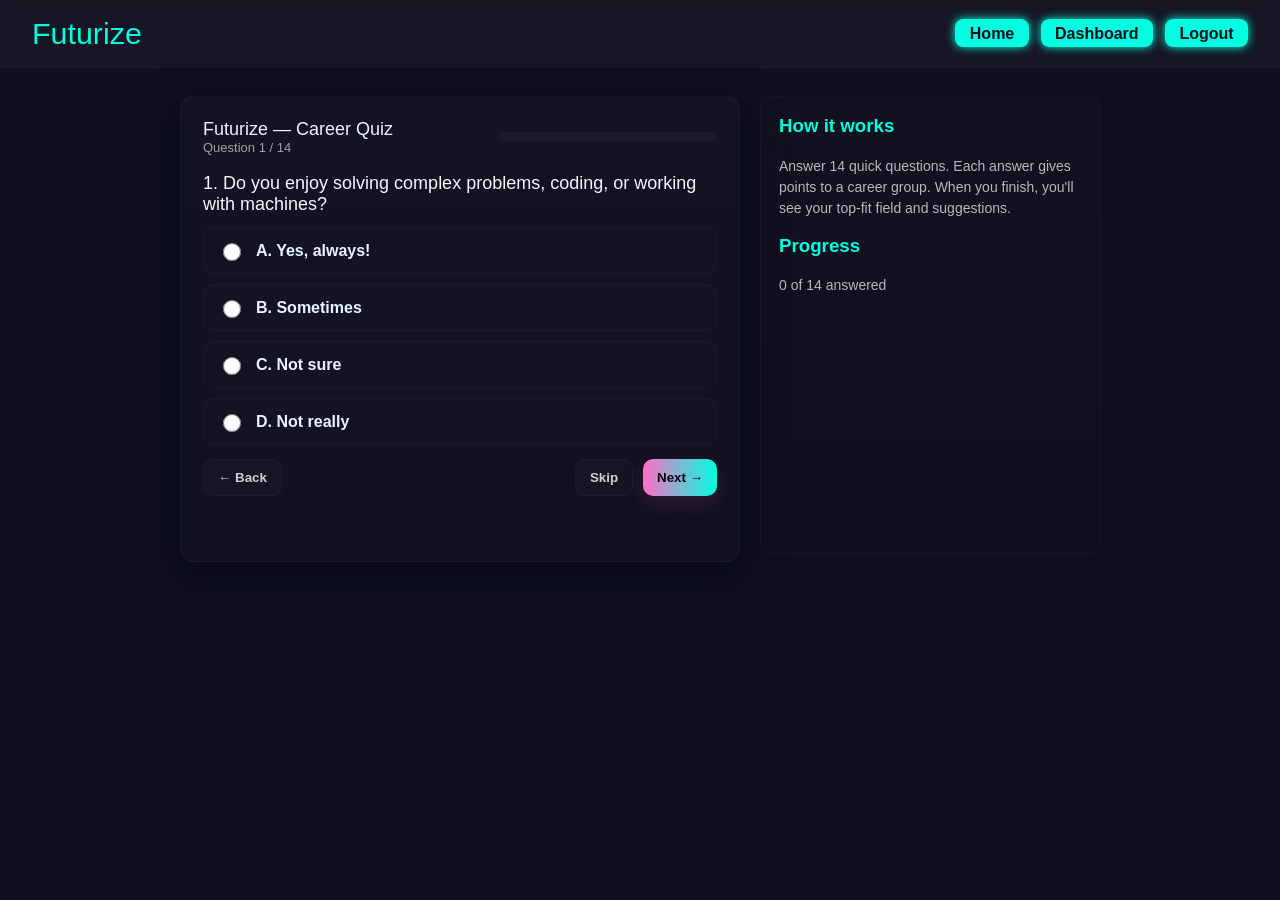
<file: quiz.html>
<!DOCTYPE html>
<html lang="en">
<head>
  <meta charset="utf-8" />
  <meta name="viewport" content="width=device-width,initial-scale=1" />
  <title>Futurize — Career Quiz</title>
  <style>
    :root{
      --bg: #0F0F1D;
      --text: #E0E0E0;
      --neon: #00FFE0;
      --pink: #FF6EC7;
      --card-bg: #ffffff;
      --card-text: #000;
      --glass-shadow: rgba(0,255,224,0.18);
      --radius: 12px;
      --maxw: 920px;
    }

    
    html,body{
      height:100%;
      margin:0;
      padding:0;
      font-family: 'Segoe UI', sans-serif;
      background: var(--bg);
      color: var(--text);
      -webkit-font-smoothing:antialiased;
      -moz-osx-font-smoothing:grayscale;
      overflow:auto; /* allow scrolling if needed */
    }

    
    .bg-iframe{
      position:fixed;
      inset:0;
      width:100%;
      height:100%;
      z-index:-1;
      border:0;
      filter: blur(6px) brightness(0.7);
    }

    
    .navbar {
      display:flex;
      justify-content:space-between;
      align-items:center;
      gap:16px;
      padding:1rem 2rem;
      background: rgba(255,255,255,0.03);
      backdrop-filter: blur(6px);
      border-bottom: 1px solid rgba(255,255,255,0.02);
    }

    .logo {font-size: 1.9rem;color: #00FFE0;}
    .nav-links { list-style:none; display:flex; gap:12px; margin:0; padding:0; }
    .nav-links a {
      text-decoration:none;
      color:#0F0F1D;
      background-color: var(--neon);
      padding:0.36rem 0.9rem;
      border-radius:8px;
      font-weight:700;
      box-shadow: 0 0 10px var(--neon);
    }
    .nav-links a:hover { background: var(--pink); color:#000; box-shadow:0 0 22px var(--pink); }

   
    .page {
      display:flex;
      justify-content:center;
      padding:28px;
    }

    .quiz-wrapper {
      width: min(95%, var(--maxw));
      display:grid;
      grid-template-columns: 1fr 340px;
      gap:20px;
      align-items:start;
    }

    .quiz-card {
      background: linear-gradient(180deg, rgba(255,255,255,0.02), rgba(255,255,255,0.01));
      border-radius: 14px;
      padding:22px;
      box-shadow: 0 12px 40px rgba(2,6,23,0.6);
      border: 1px solid rgba(255,255,255,0.03);
      min-height:420px;
    }

    .quiz-header {
      display:flex;
      justify-content:space-between;
      align-items:center;
      gap:12px;
      margin-bottom:12px;
    }

    .title {
      font-size:18px;
      color: #eaf4ff;
      margin:0;
    }

    .q-count { color: rgba(255,255,255,0.6); font-size:13px; }

    .progress {
      height:10px;
      background: rgba(255,255,255,0.03);
      border-radius:999px;
      overflow:hidden;
      flex:1;
      margin-left:12px;
    }
    .progress > span { display:block; height:100%; width:0%; background: linear-gradient(90deg,var(--neon),#66a6ff); transition:width .35s ease; }

    .question-title {
      color:#f3f7ff;
      font-size:18px;
      margin:18px 0 12px 0;
    }

    .options { display:flex; flex-direction:column; gap:10px; }

   
    .option {
      display:flex;
      gap:12px;
      align-items:center;
      padding:12px 14px;
      border-radius:10px;
      background: linear-gradient(180deg, rgba(255,255,255,0.012), rgba(255,255,255,0.008));
      border:1px solid rgba(255,255,255,0.03);
      cursor:pointer;
      transition: transform .12s ease, box-shadow .12s ease, background .12s ease;
      user-select:none;
    }

    .option:hover { transform: translateY(-3px); box-shadow: 0 12px 30px rgba(2,6,23,0.45); }
    .option input { accent-color: var(--neon); width:18px; height:18px; }

    .option.selected {
      background: linear-gradient(90deg, rgba(0,255,224,0.06), rgba(255,255,255,0.01));
      border: 1px solid rgba(0,255,224,0.18);
      box-shadow: 0 10px 30px rgba(0,255,224,0.04);
    }

    .controls {
      display:flex;
      justify-content:space-between;
      gap:12px;
      margin-top:18px;
    }

    .btn {
      padding:10px 14px;
      border-radius:10px;
      border: none;
      cursor:pointer;
      background: rgba(255,255,255,0.02);
      color: var(--text);
      font-weight:700;
    }

    .btn.ghost { border:1px solid rgba(255,255,255,0.03); color: rgba(255,255,255,0.8); }
    .btn.primary {
      background: linear-gradient(90deg,var(--pink),var(--neon));
      color:#000;
      box-shadow: 0 8px 22px rgba(255,110,199,0.12);
    }

    .btn.primary:hover { box-shadow: 0 12px 30px rgba(0,255,224,0.14); }

    
    .sidebar {
      background: linear-gradient(180deg, rgba(255,255,255,0.01), rgba(255,255,255,0.005));
      border-radius:12px;
      padding:18px;
      border:1px solid rgba(255,255,255,0.03);
      color: rgba(255,255,255,0.9);
      min-height:420px;
    }

    .sidebar h3 { margin-top:0; color:var(--neon); }
    .sidebar p { color: rgba(255,255,255,0.7); font-size:14px; line-height:1.5; }

    .result-card {
      margin-top:14px;
      padding:12px;
      border-radius:10px;
      background: linear-gradient(90deg, rgba(255,255,255,0.02), rgba(255,255,255,0.01));
      color: #eaf4ff;
    }

    
    .final-result {
      background: var(--card-bg);
      color: var(--card-text);
      border-radius: 12px;
      padding:18px;
      box-shadow: 0 12px 30px rgba(0,0,0,0.25);
      border: 1px solid rgba(0,0,0,0.06);
    }

    .final-result h2 { margin:0 0 8px 0; }
    .final-result h3 { color: var(--neon); margin:8px 0; }

    @media (max-width:980px){
      .quiz-wrapper { grid-template-columns: 1fr; }
      .sidebar { order: 2; }
    }
  </style>
</head>
<body>
  

  <nav class="navbar" role="navigation">
    <div class="logo">Futurize</div>
    <ul class="nav-links" aria-hidden="true">
      <li><a href="index.html">Home</a></li>
      <li><a href="dashboard.php">Dashboard</a></li>
      <li><a href="logout.php" class="logout-btn">Logout</a></li>
    </ul>
  </nav>

  <div class="page">
    <div class="quiz-wrapper">

     
      <section class="quiz-card" id="quizCard" aria-live="polite">
        <div class="quiz-header">
          <div>
            <div class="title">Futurize — Career Quiz</div>
            <div class="q-count" id="qCount">Question 1 / 14</div>
          </div>
          <div style="display:flex;align-items:center;gap:12px;width:45%;">
            <div class="progress" aria-hidden="true"><span id="progressBar"></span></div>
          </div>
        </div>

        <div id="questionArea" aria-describedby="qCount">
         
        </div>

        <div class="controls" style="margin-top:14px;">
          <button class="btn ghost" id="backBtn" onclick="prevQuestion()" disabled>← Back</button>
          <div style="display:flex;gap:10px;">
            <button class="btn ghost" id="skipBtn" onclick="skipQuestion()">Skip</button>
            <button class="btn primary" id="nextBtn" onclick="nextQuestion()">Next →</button>
          </div>
        </div>
      </section>

      
      <aside class="sidebar" id="sidebar">
        <h3>How it works</h3>
        <p>Answer 14 quick questions. Each answer gives points to a career group. When you finish, you'll see your top-fit field and suggestions.</p>

        <h3 style="margin-top:16px">Progress</h3>
        <p id="sidebarProgress">0 of 14 answered</p>

        <div id="resultPreview"></div>
      </aside>

    </div>
  </div>

  <script>
    
    const questions = [
      { q: "1. Do you enjoy solving complex problems, coding, or working with machines?",
        opts: [{t:"A. Yes, always!", group:"tech", w:3},
        {t:"B. Sometimes",group:"tech",w:2},
        {t:"C. Not sure",group:"none",w:1},
        {t:"D. Not really",group:"none",w:0}] },

      { q: "2. Would you like a career that involves innovation, programming, or building systems?",
        opts: [{t:"A. Definitely",group:"tech",w:3},
        {t:"B. Maybe",group:"tech",w:2},
        {t:"C. Not really",group:"none",w:1},
        {t:"D. No",group:"none",w:0}] },

      { q: "3. Do you enjoy leading teams, planning events, or making strategies?",
        opts: [{t:"A. Yes, that’s me",group:"business",w:3},
        {t:"B. Sometimes",group:"business",w:2},
        {t:"C. Rarely",group:"none",w:1},
        {t:"D. Never",group:"none",w:0}] },

      { q: "4. Would you like to run your own business or manage projects?",
        opts: [{t:"A. Absolutely",group:"business",w:3},
        {t:"B. Maybe in the future",group:"business",w:2},
        {t:"C. Not much",group:"none",w:1},
        {t:"D. No",group:"none",w:0}] },

      { q: "5. Do you enjoy designing, drawing, writing, or creating digital content?",
        opts: [{t:"A. Yes, I love it",group:"creative",w:3},
        {t:"B. A little",group:"creative",w:2},
        {t:"C. Not much",group:"none",w:1},
        {t:"D. No",group:"none",w:0}] },
      { q: "6. Do you often come up with new and imaginative ideas?",
        opts: [{t:"A. All the time",group:"creative",w:3},
        {t:"B. Sometimes",group:"creative",w:2},
        {t:"C. Rarely",group:"none",w:1},
        {t:"D. Never",group:"none",w:0}] },

      { q: "7. Are you curious about how the body, medicine, or scientific discoveries work?",
        opts: [{t:"A. Very curious",group:"science",w:3},
        {t:"B. Somewhat",group:"science",w:2},
        {t:"C. Not really",group:"none",w:1},
        {t:"D. No",group:"none",w:0}] },

      { q: "8. Would you like a career where you help people stay healthy or solve medical problems?",
        opts: [{t:"A. Definitely",group:"science",w:3},
        {t:"B. Maybe",group:"science",w:2},
        {t:"C. Not sure",group:"none",w:1},
        {t:"D. Not really",group:"none",w:0}] },

      { q: "9. Do you enjoy explaining topics or helping others learn?",
        opts: [{t:"A. Yes, a lot",group:"education",w:3},
        {t:"B. Sometimes",group:"education",w:2},
        {t:"C. Not much",group:"none",w:1},
        {t:"D. No",group:"none",w:0}] },

      { q: "10. Do you like supporting or motivating people who are struggling?",
        opts: [{t:"A. Always",group:"education",w:3},
        {t:"B. Often",group:"education",w:2},
        {t:"C. Rarely",group:"none",w:1},
        {t:"D. Never",group:"none",w:0}] },

      { q: "11. Do you like topics related to justice, rules, or protecting others’ rights?",
        opts: [{t:"A. Yes, very much",group:"law",w:3},
        {t:"B. A bit",group:"law",w:2},
        {t:"C. Not really",group:"none",w:1},
        {t:"D. No",group:"none",w:0}] },

      { q: "12. Would you like to work in law, police, or public service?",
        opts: [{t:"A. Yes, I’d love to",group:"law",w:3},
        {t:"B. Maybe",group:"law",w:2},
        {t:"C. Not sure",group:"none",w:1},
        {t:"D. No",group:"none",w:0}] },

      { q: "13. Do you enjoy working with tools, fixing things, or doing hands-on jobs?",
        opts: [{t:"A. Yes, absolutely",group:"trades",w:3},
        {t:"B. Sometimes",group:"trades",w:2},
        {t:"C. Not really",group:"none",w:1},
        {t:"D. No",group:"none",w:0}] },

      { q: "14. Would you rather work practically than sit at a computer all day?",
        opts: [{t:"A. Yes",group:"trades",w:3},
        {t:"B. Maybe",group:"trades",w:2},
        {t:"C. Not sure",group:"none",w:1},
        {t:"D. No",group:"none",w:0}] }
    ];

    const careerNames = {
      tech: "Technology & Engineering 💻",
      business: "Business & Management 💼",
      creative: "Creative & Media 🎨",
      science: "Healthcare & Science 🧬",
      education: "Education & Social Work 📚",
      law: "Law & Government ⚖️",
      trades: "Trades & Practical Careers 🔧"
    };
    const suggestions = {
      tech: "Try roles like Software Developer, Web Designer, or Data Analyst.",
      business: "You might fit Management, Marketing, or Entrepreneurship.",
      creative: "You could shine as a Graphic Designer, Writer, or Video Editor.",
      science: "Careers like Doctor, Lab Technician, or Pharmacist may suit you.",
      education: "Consider becoming a Teacher, Counselor, or Social Worker.",
      law: "You might do well as a Lawyer, PSI, or Civil Service Officer.",
      trades: "Explore fields like Mechanic, Chef, or Electrician."
    };

    
    let current = 0;
    let answers = new Array(questions.length).fill(null);
    let scores = { tech:0, business:0, creative:0, science:0, education:0, law:0, trades:0 };

  
    const questionArea = document.getElementById('questionArea');
    const qCount = document.getElementById('qCount');
    const progressBar = document.getElementById('progressBar');
    const sidebarProgress = document.getElementById('sidebarProgress');
    const resultPreview = document.getElementById('resultPreview');
    const backBtn = document.getElementById('backBtn');
    const nextBtn = document.getElementById('nextBtn');
    const skipBtn = document.getElementById('skipBtn');

 
    renderQuestion();

    function renderQuestion(){
      const item = questions[current];
      const answered = answers[current] !== null;
      qCount.textContent = `Question ${current+1} / ${questions.length}`;
      progressBar.style.width = `${Math.round((current)/questions.length * 100)}%`;

      let html = `<div>
                    <div class="question-title">${item.q}</div>
                    <div class="options" role="radiogroup">`;
      item.opts.forEach((opt, i) => {
        const id = `q${current}_o${i}`;
        const isSelected = answered && answers[current].index === i;
        html += `
          <label class="option ${isSelected? 'selected':''}" for="${id}" data-index="${i}">
            <input type="radio" id="${id}" name="opt_${current}" ${isSelected? 'checked':''} />
            <div style="flex:1">
              <div style="font-weight:700;color:#eaf4ff">${opt.t}</div>
            </div>
          </label>
        `;
      });
      html += `</div></div>`;
      questionArea.innerHTML = html;

      
      document.querySelectorAll('.option').forEach(lbl => {
        lbl.addEventListener('click', () => {
          const idx = parseInt(lbl.getAttribute('data-index'), 10);
          selectOption(idx);
        });
      });

      backBtn.disabled = current === 0;
      nextBtn.textContent = current === questions.length -1 ? "Submit" : "Next →";
      updateSidebar();
    }

    function selectOption(index){
      const optData = questions[current].opts[index];
      answers[current] = { group: optData.group, w: optData.w, index };
    
      document.querySelectorAll('.option').forEach((el, i) => {
        el.classList.toggle('selected', i === index);
        const input = el.querySelector('input');
        input.checked = i === index;
      });
      updateSidebar();
    }

    function nextQuestion(){
      if(current === questions.length - 1){
        const answeredCount = answers.filter(a => a!==null).length;
        if(answeredCount < questions.length){
          if(!confirm(`You answered ${answeredCount}/${questions.length}. Submit anyway?`)) return;
        }
        calculateResult();
        return;
      }
      current++;
      renderQuestion();
    }

    function prevQuestion(){
      if(current === 0) return;
      current--;
      renderQuestion();
    }

    function skipQuestion(){
      if(current < questions.length -1){
        current++;
        renderQuestion();
      }
    }

    function updateSidebar(){
      const answeredCount = answers.filter(a => a!==null).length;
      sidebarProgress.textContent = `${answeredCount} of ${questions.length} answered`;

      // preview top if enough answered
      const temp = { tech:0, business:0, creative:0, science:0, education:0, law:0, trades:0 };
      answers.forEach(a=>{
        if(a && a.group && a.group!=='none' && temp.hasOwnProperty(a.group)) temp[a.group]+=a.w;
      });
      if(answers.filter(a=>a!==null).length >= 3){
        let top = Object.keys(temp).reduce((x,y)=> temp[x]>=temp[y]?x:y);
        if(temp[top] === 0) resultPreview.innerHTML = '';
        else resultPreview.innerHTML = `<div class="result-card"><strong>${careerNames[top]}</strong><div style="margin-top:8px;color:rgba(255,255,255,0.8)">${suggestions[top]}</div></div>`;
      } else resultPreview.innerHTML = '';
    }

    function calculateResult(){
    
      scores = { tech:0, business:0, creative:0, science:0, education:0, law:0, trades:0 };
      answers.forEach(a=>{
        if(!a || !a.group) return;
        if(a.group === 'none') return;
        if(scores.hasOwnProperty(a.group)) scores[a.group]+=a.w;
      });

      const any = Object.values(scores).some(v=>v>0);
      if(!any){
        alert("No scored answers found. Please answer some questions to get a result.");
        return;
      }

      let max = Math.max(...Object.values(scores));
      let topGroups = Object.keys(scores).filter(g=>scores[g]===max);

      
      let resultHtml = `<div class="final-result"><h2>Your Best Fit Field${topGroups.length>1?'s':''}:</h2>`;
      topGroups.forEach(g=>{
        resultHtml += `<div style="margin-top:12px;padding:12px;border-radius:8px;background:#fff;color:#000">
          <div style="font-weight:800">${careerNames[g]}</div>
          <div style="margin-top:8px">${suggestions[g]}</div>
        </div>`;
      });
      resultHtml += `<div style="margin-top:14px;text-align:center;"><button class="btn primary" onclick="retakeQuiz()">Retake Quiz</button></div></div>`;

      questionArea.innerHTML = resultHtml;
      progressBar.style.width = "100%";
      qCount.textContent = `Completed — ${questions.length} / ${questions.length}`;
      backBtn.disabled = true; nextBtn.disabled = true; skipBtn.disabled = true;
      sidebarProgress.textContent = `${answers.filter(a=>a!==null).length} of ${questions.length} answered`;
      resultPreview.innerHTML = '';
    }

    function retakeQuiz(){
      current = 0;
      answers = new Array(questions.length).fill(null);
      scores = { tech:0, business:0, creative:0, science:0, education:0, law:0, trades:0 };
      backBtn.disabled = true; nextBtn.disabled = false; skipBtn.disabled = false;
      renderQuestion();
      progressBar.style.width = "0%";
      resultPreview.innerHTML = '';
    }

    
    document.addEventListener('keydown', (e)=>{
      if(e.key === 'ArrowRight') nextQuestion();
      if(e.key === 'ArrowLeft') prevQuestion();
    });
  </script>
</body>
</html>
</file>
